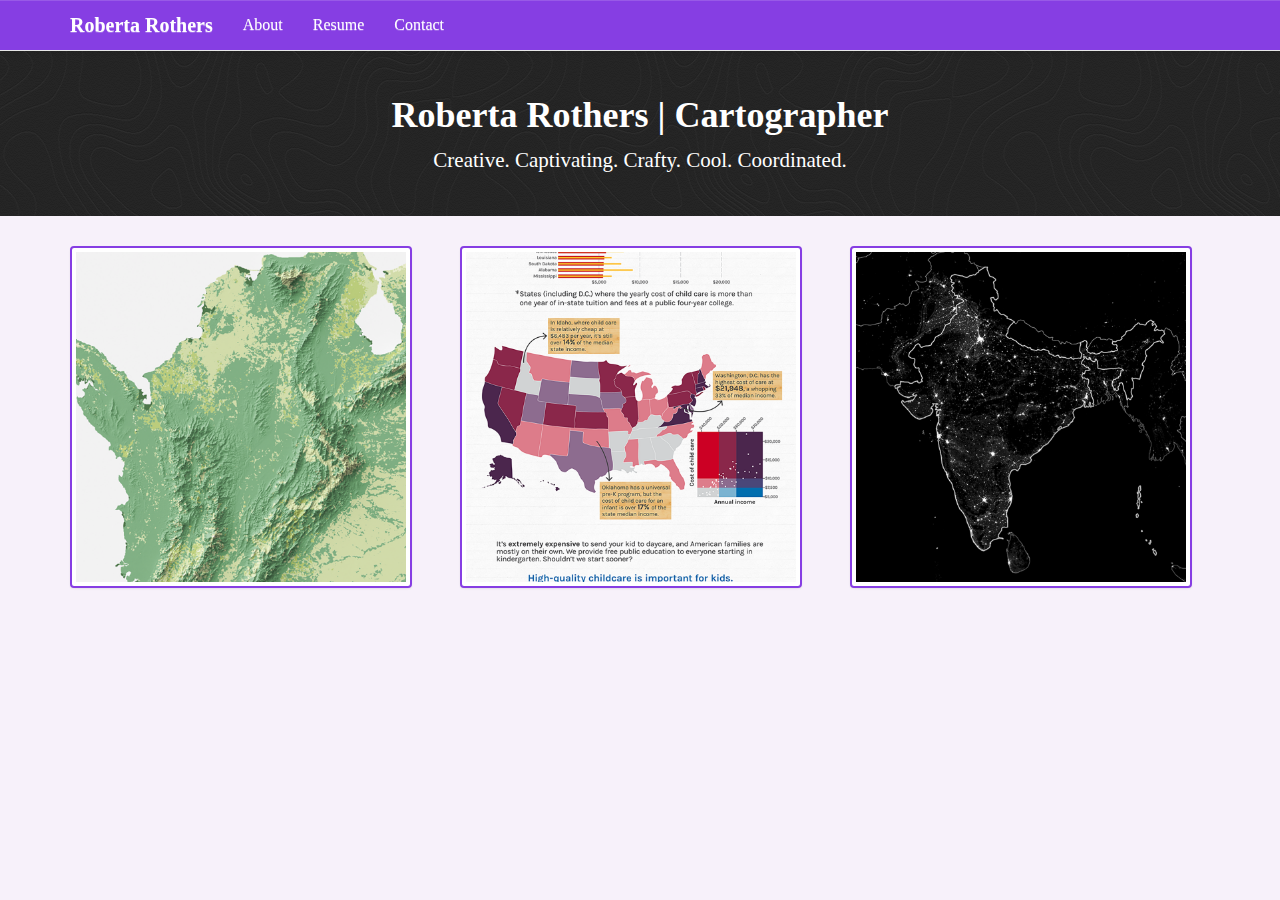
<file: index.html>
<!DOCTYPE html>
<html lang="en">
	<head>
		<meta charset="utf-8">
		<meta name="viewport" content="width=device-width, initial-scale=1"/>
		<meta name="keywords" content="maps, cartography"/>
		<title>Roberta Rothers</title>
		
		<!--put your Bootstrap stylesheet links below this comment and above style.css-->
		<link rel="stylesheet" href="css/bootstrap.min.css">
		<link rel="stylesheet" href="css/bootstrap-theme.min.css">
		<link rel="stylesheet" href="css/style.css">
	</head>

	<body>
		<nav class="navbar navbar-default navbar-fixed-top"> <!-- Creates the navbar -->
		  <div class="container">
		    <div class="navbar-header"> <!-- Creates the navbar header -->
					<button type="button" class="navbar-toggle collapsed" data-toggle="collapse" data-target="#navbar" aria-expanded="false" aria-controls="navbar">
						<span class="sr-only">Toggle navigation</span> <!-- Used for screen readers for accessibility -->
						<span class="glyphicon glyphicon-menu-hamburger"></span>
						<span class="menu"> Menu</span>
					</button> <!-- Hamburger button for smaller devices -->
					<a class="navbar-brand" href="#">Roberta Rothers</a> <!-- Your website brand name -->
		    </div>

		    <div id="navbar" class="collapse navbar-collapse"> <!-- Links to include in navbar -->
		      <ul class="nav navbar-nav">  <!-- Unordered list for links on navbar -->
		        <li><a href="about.html">About</a></li>
						<li><a href="resume.html">Resume</a></li>
		        <li><a href="contact.html">Contact</a></li>
		      </ul>
		    </div> <!-- end .navbar-collapse -->
		  </div> <!-- end .container -->
		</nav> <!-- end navigation bar -->

		<div class="jumbotron">
			<div class="container">
				<h2>Roberta Rothers | Cartographer</h2>
				<p>Creative. Captivating. Crafty. Cool. Coordinated.</p>
			</div>
		</div>
		<div class="container">
			<div class="row">
				<div class="col-md-4">
					<div class="thumbnail portfolio-thumbnail">
						<a href="portfolio/colombia.html">
							<img src="assets/colombia-terrain-map-thumbnail.png" alt="colombia terrain map" />
						</a>
					</div>
				</div>
				<div class="col-md-4">
					<div class="thumbnail portfolio-thumbnail">
						<a href="portfolio/childcare.html">
							<img src="assets/cost-of-childcare-infographic-thumbnail.png" alt="cost of childcare in the united states infographic" />
						</a>
					</div>
				</div>
				<div class="col-md-4">
					<div class="thumbnail portfolio-thumbnail">
						<a href="portfolio/india.html">
							<img src="assets/india-nighttime-thumbnail.png" alt="India nighttime lights" />
						</a>
					</div>
				</div>
			</div>
		</div>

		<!--put your external script links here-->
		<script type="text/javascript" src="lib/jquery-1.11.3.js"></script>
		<script type="text/javascript" src="lib/bootstrap.min.js"></script>
	</body>
</html>
</file>
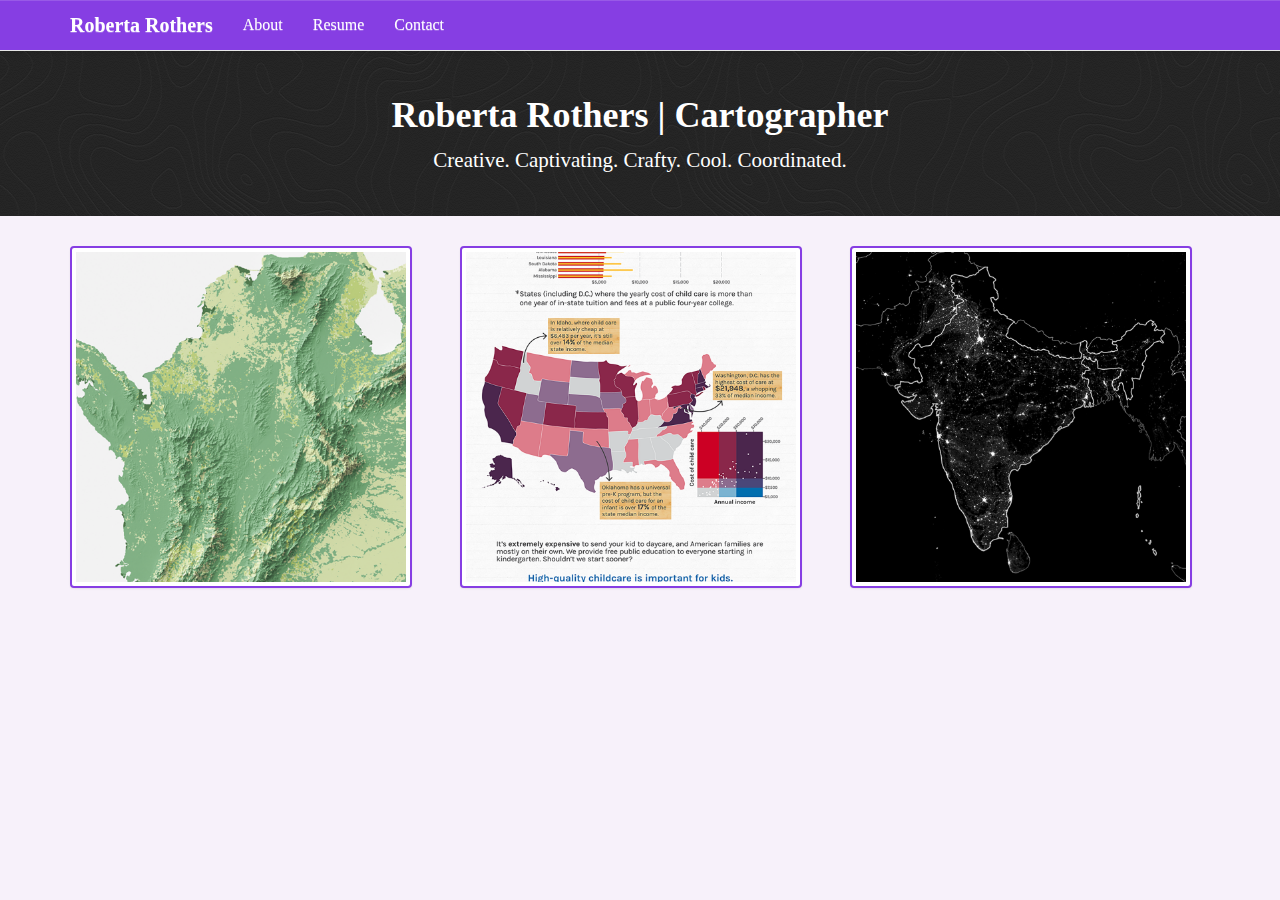
<file: reroth.github.io/index.html>
<!DOCTYPE html>
<html lang="en">
	<head>
		<meta charset="utf-8">
		<meta name="viewport" content="width=device-width, initial-scale=1"/>
		<meta name="keywords" content="maps, cartography"/>
		<title>Roberta Rothers</title>
		
		<!--put your Bootstrap stylesheet links below this comment and above style.css-->
		<link rel="stylesheet" href="css/bootstrap.min.css"></link>
		<link rel="stylesheet" href="css/bootstrap-theme.min.css"></link>
		<link rel="stylesheet" href="css/style.css"></link>
	</head>

	<body>
		<nav class="navbar navbar-default navbar-fixed-top"> <!-- Creates the navbar -->
		  <div class="container">
		    <div class="navbar-header"> <!-- Creates the navbar header -->
					<button type="button" class="navbar-toggle collapsed" data-toggle="collapse" data-target="#navbar" aria-expanded="false" aria-controls="navbar">
		        <span class="sr-only">Toggle navigation</span> <!-- Used for screen readers for accessibility -->
						<span class="glyphicon glyphicon-menu-hamburger"></span><span class="menu"> Menu</span>
		      </button> <!-- Hamburger button for smaller devices -->
					<a class="navbar-brand" href="#">Roberta Rothers</a> <!-- Your website brand name -->
		    </div>

		    <div id="navbar" class="collapse navbar-collapse"> <!-- Links to include in navbar -->
		      <ul class="nav navbar-nav">  <!-- Unordered list for links on navbar -->
		        <li><a href="about.html">About</a></li>
						<li><a href="resume.html">Resume</a></li>
		        <li><a href="contact.html">Contact</a></li>
		      </ul>
		    </div> <!-- end .navbar-collapse -->
		  </div> <!-- end .container -->
		</nav> <!-- end navigation bar -->

		<div class="jumbotron">
			<div class="container">
				<h2>Roberta Rothers | Cartographer</h2>
				<p>Creative. Captivating. Crafty. Cool. Coordinated.</p>
			</div>
		</div>
		<div class="container">
			<div class="row">
				<div class="col-md-4">
					<div class="thumbnail portfolio-thumbnail">
						<a href="portfolio/colombia.html">
							<img src="assets/colombia-terrain-map-thumbnail.png" alt="colombia terrain map" />
						</a>
					</div>
				</div>
				<div class="col-md-4">
					<div class="thumbnail portfolio-thumbnail">
						<a href="portfolio/childcare.html">
							<img src="assets/cost-of-childcare-infographic-thumbnail.png" alt="cost of childcare in the united states infographic" />
						</a>
					</div>
				</div>
				<div class="col-md-4">
					<div class="thumbnail portfolio-thumbnail">
						<a href="portfolio/india.html">
							<img src="assets/india-nighttime-thumbnail.png" alt="India nighttime lights" />
						</a>
					</div>
				</div>
			</div>
		</div>

		<!--put your external script links here-->
		<script type="text/javascript" src="lib/jquery-1.11.3.js"></script>
		<script type="text/javascript" src="lib/bootstrap.min.js"></script>
	</body>
</html>
</file>
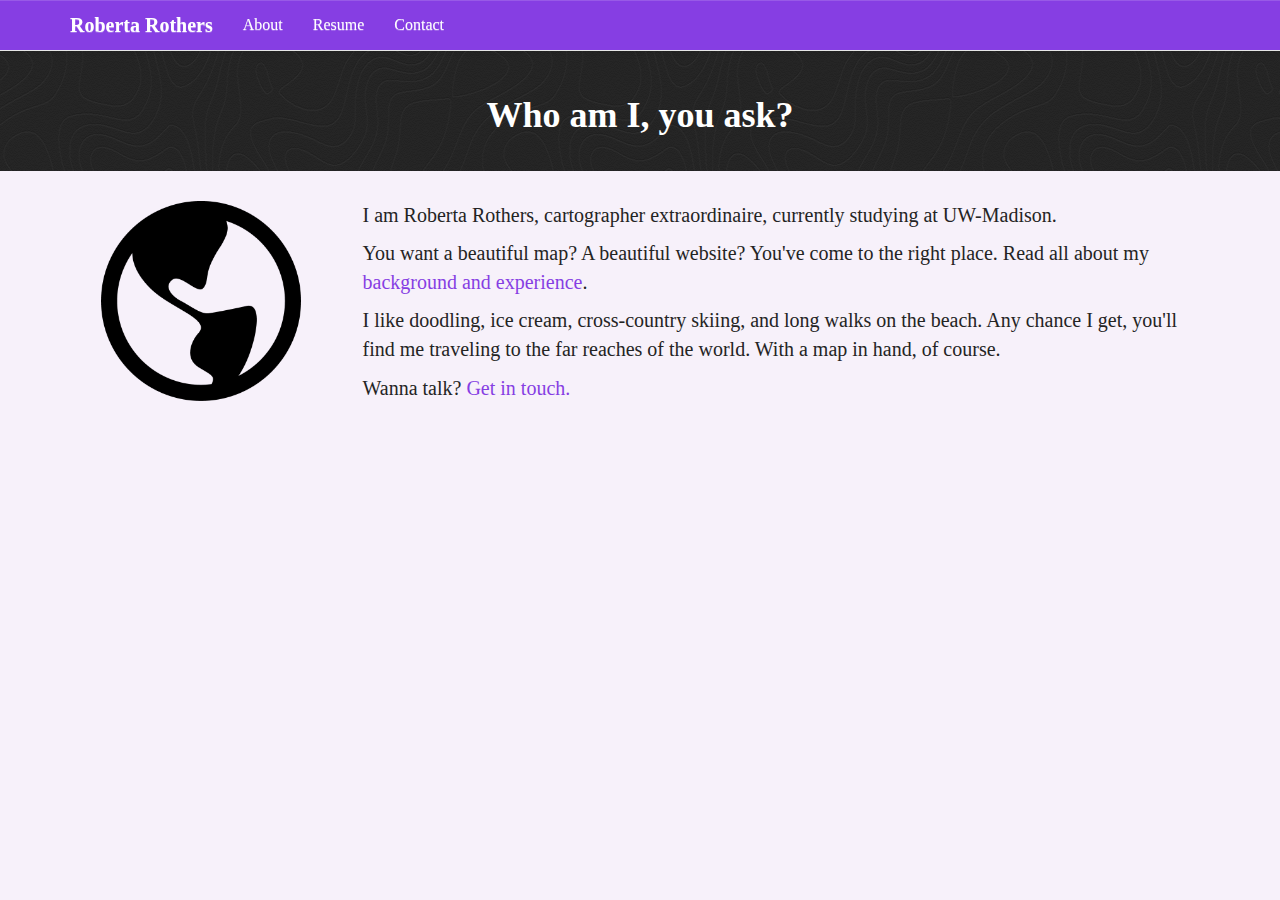
<file: about.html>
<!DOCTYPE html>
<html lang="en">
	<head>
		<meta charset="utf-8">
		<meta name="viewport" content="width=device-width, initial-scale=1">
		<title>Roberta Rothers</title>
		<!-- <link href='https://fonts.googleapis.com/css?family=Montserrat:400,700' rel='stylesheet' type='text/css'> -->

		<!--put your Bootstrap stylesheet links below this comment and above style.css-->
		<link rel="stylesheet" href="css/bootstrap.min.css">
		<link rel="stylesheet" href="css/bootstrap-theme.min.css">
		<link rel="stylesheet" href="css/style.css">
		<!--[if IE<9]>
			<link rel="stylesheet" href="css/style.ie.css">
		<![endif]-->
	</head>

	<body>
		<nav class="navbar navbar-default navbar-fixed-top navbar-about"> <!-- Create the navbar -->
      <div class="container">
        <div class="navbar-header"> <!-- Create the navbar -->
          <button type="button" class="navbar-toggle collapsed" data-toggle="collapse" data-target="#navbar" aria-expanded="false" aria-controls="navbar">
            <span class="sr-only">Toggle navigation</span>
						<span class="glyphicon glyphicon-menu-hamburger"></span><span class="mobile-menu"> Menu</span>
		      </button> <!-- Hamburger button for smaller devices -->
					<a class="navbar-brand" href="index.html">Roberta Rothers</a> <!-- Brand -->
		    </div>

		    <!-- Collect the nav links, forms, and other content for toggling -->
		    <div id="navbar" class="collapse navbar-collapse">
		      <ul class="nav navbar-nav">
		        <li><a href="about.html">About</a></li>
						<li><a href="resume.html">Resume</a></li>
		        <li><a href="contact.html">Contact</a></li>
		      </ul>
		    </div> <!--/.navbar-collapse -->
		  </div> <!--/.container -->
		</nav> <!--/navigation bar -->

		<div class="jumbotron">
			<div class="container">
				<h2>Who am I, you ask?</h2>
			</div>
		</div>

		<div class="container">
			<div class="row">
				<div class="col-md-3 col-md-offset-0 col-sm-3 col-sm-offset-0 col-xs-6 col-xs-offset-3">
					<img src="assets/about-world.png" alt="world icon" class="img-responsive center-block" id="about-world" />
				</div>
				<div class="col-md-9 col-md-offset-0 col-sm-9 col-sm-offset-0 col-xs-10 col-xs-offset-1">
						<p>
							I am Roberta Rothers, cartographer extraordinaire, currently studying at UW-Madison.
						</p>
						<p>
							You want a beautiful map? A beautiful website? You've come to the right place. Read all about my <a href="resume.html">background and experience</a>.
						</p>
						<p>
							I like doodling, ice cream, cross-country skiing, and long walks on the beach. Any chance I get, you'll find me traveling to the far reaches of the world. With a map in hand, of course.
						</p>
						<p>
							Wanna talk? <a href="contact.html">Get in touch.</a>
						</p>
				</div>
			</div>
		</div>

		<!--put your external script links here-->
		<script type="text/javascript" src="lib/jquery-1.11.3.js"></script>
		<script type="text/javascript" src="lib/bootstrap.min.js"></script>
	</body>
</html>
</file>
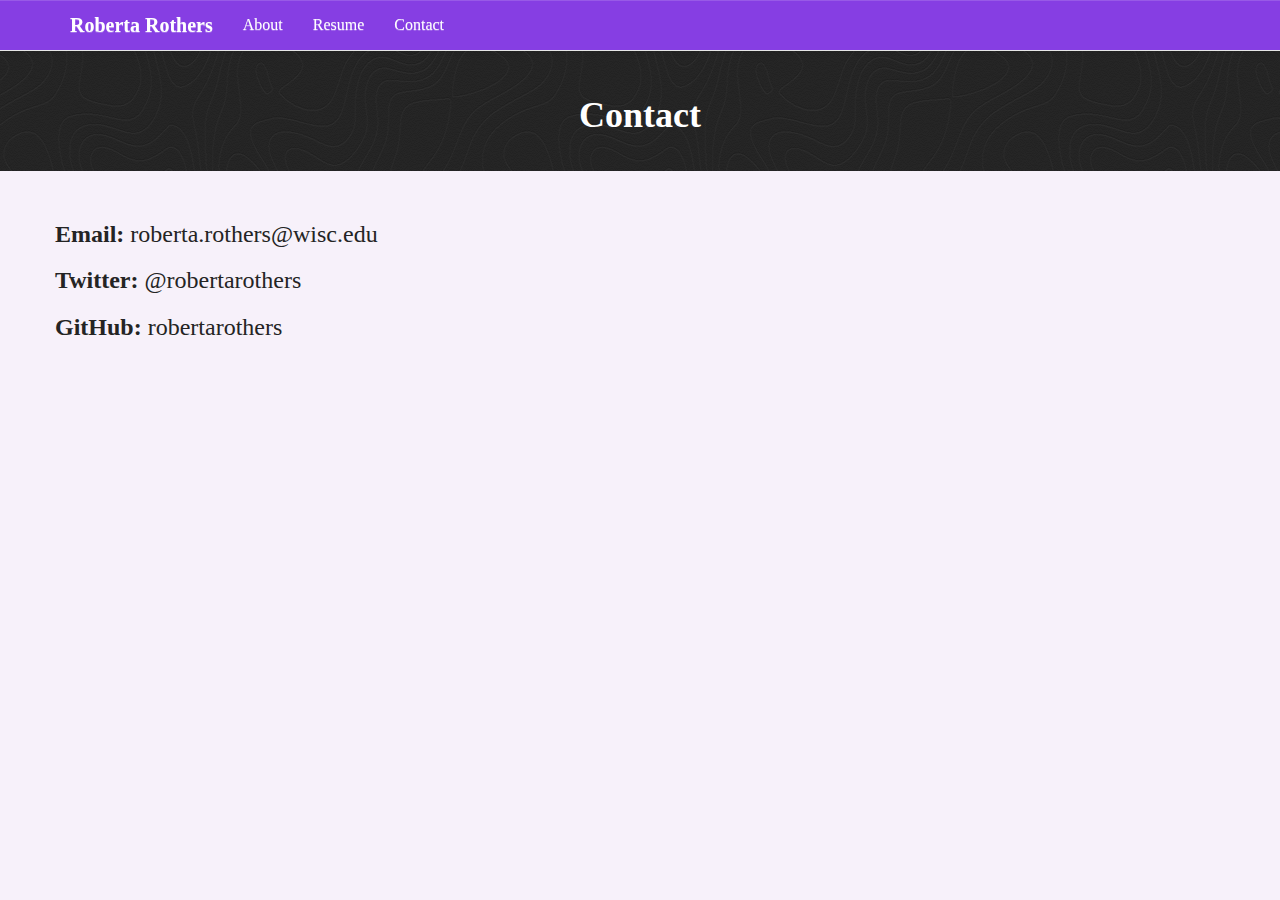
<file: contact.html>
<!DOCTYPE html>
<html lang="en">
	<head>
		<meta charset="utf-8">
		<meta name="viewport" content="width=device-width, initial-scale=1">
		<title>Roberta Rothers</title>
		<!-- <link href='https://fonts.googleapis.com/css?family=Montserrat:400,700' rel='stylesheet' type='text/css'> -->

		<!--put your Bootstrap stylesheet links below this comment and above style.css-->
		<link rel="stylesheet" href="css/bootstrap.min.css">
		<link rel="stylesheet" href="css/bootstrap-theme.min.css">
		<link rel="stylesheet" href="css/style.css">
		<!--[if IE<9]>
			<link rel="stylesheet" href="css/style.ie.css">
		<![endif]-->
	</head>

	<body>
		<nav class="navbar navbar-default navbar-fixed-top"> <!-- Create the navbar -->
      <div class="container">
        <div class="navbar-header"> <!-- Create the navbar -->
          <button type="button" class="navbar-toggle collapsed" data-toggle="collapse" data-target="#navbar" aria-expanded="false" aria-controls="navbar">
            <span class="sr-only">Toggle navigation</span>
						<span class="glyphicon glyphicon-menu-hamburger"></span><span class="mobile-menu"> Menu</span>
		      </button> <!-- Hamburger button for smaller devices -->
					<a class="navbar-brand" href="index.html">Roberta Rothers</a> <!-- Brand -->
		    </div>

		    <!-- Collect the nav links, forms, and other content for toggling -->
		    <div id="navbar" class="collapse navbar-collapse">
		      <ul class="nav navbar-nav">
		        <li><a href="about.html">About</a></li>
						<li><a href="resume.html">Resume</a></li>
		        <li><a href="contact.html">Contact</a></li>
		      </ul>
		    </div> <!--/.navbar-collapse -->
		  </div> <!--/.container -->
		</nav> <!--/navigation bar -->

    <div class="jumbotron">
      <div class="container">
        <h2>Contact</h2>
      </div>
    </div>

    <div class="container">
      <div class="row">
          <h3><strong>Email:</strong> roberta.rothers@wisc.edu</h2>
          <h3><strong>Twitter:</strong> @robertarothers</h2>
          <h3><strong>GitHub:</strong> robertarothers</h2>
      </div>
    </div>


		<!--put your external script links here-->
		<script type="text/javascript" src="lib/jquery-1.11.3.js"></script>
		<script type="text/javascript" src="lib/bootstrap.min.js"></script>
	</body>
</html>
</file>
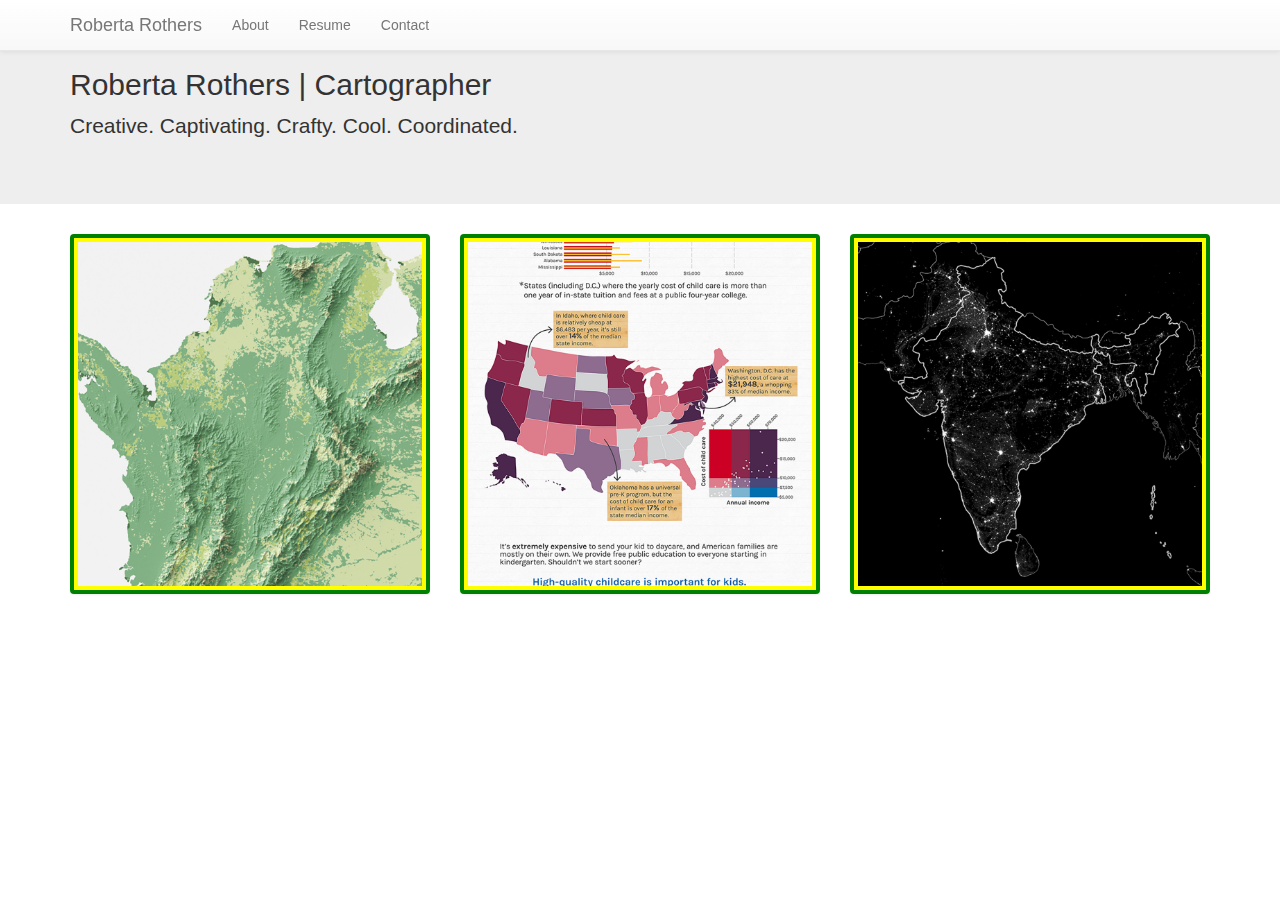
<file: indexbasic.html>
<!DOCTYPE html>
<html lang="en">
	<head>
		<meta charset="utf-8">
		<meta name="viewport" content="width=device-width, initial-scale=1"/>
		<meta name="keywords" content="maps, cartography"/>
		<title>Roberta Rothers</title>
		
		<!--put your Bootstrap stylesheet links below this comment and above style.css-->
		<link rel="stylesheet" href="css/bootstrap.min.css">
		<link rel="stylesheet" href="css/bootstrap-theme.min.css">
		<link rel="stylesheet" href="css/stylebasic.css">
	</head>
	
	<body>
		<nav class="navbar navbar-default navbar-fixed-top"> <!-- Creates the navbar -->
		  <div class="container">
		    <div class="navbar-header"> <!-- Creates the navbar header -->
					<button type="button" class="navbar-toggle collapsed" data-toggle="collapse" data-target="#navbar" aria-expanded="false" aria-controls="navbar">
		        <span class="sr-only">Toggle navigation</span> <!-- Used for screen readers for accessibility -->
						<span class="glyphicon glyphicon-menu-hamburger"></span><span class="menu"> Menu</span>
		      </button> <!-- Hamburger button for smaller devices -->
					<a class="navbar-brand" href="#">Roberta Rothers</a> <!-- Your website brand name -->
		    </div>
		    <div id="navbar" class="collapse navbar-collapse"> <!-- Links to include in navbar -->
		      <ul class="nav navbar-nav">  <!-- Unordered list for links on navbar -->
		        <li><a href="about.html">About</a></li>
						<li><a href="resume.html">Resume</a></li>
		        <li><a href="contact.html">Contact</a></li>
		      </ul>
		    </div> <!-- end .navbar-collapse -->
		  </div> <!-- end .container -->
		</nav> <!-- end navigation bar -->
		
		<div class="jumbotron">
			<div class="container">
				<h2>Roberta Rothers | Cartographer</h2>
				<p>Creative. Captivating. Crafty. Cool. Coordinated.</p>
			</div>
		</div>
	
		<div class="container">
			<div class="row">
				<div class="col-md-4">
					<div class="thumbnail portfolio-thumbnail">
						<a href="portfolio/colombia.html">
							<img src="assets/colombia-terrain-map-thumbnail.png" alt="colombia terrain map" />
						</a>
					</div>
				</div>
				<div class="col-md-4">
					<div class="thumbnail portfolio-thumbnail">
						<a href="portfolio/childcare.html">
							<img src="assets/cost-of-childcare-infographic-thumbnail.png" alt="cost of childcare in the united states infographic" />
						</a>
					</div>
				</div>
				<div class="col-md-4">
					<div class="thumbnail portfolio-thumbnail">
						<a href="portfolio/india.html">
							<img src="assets/india-nighttime-thumbnail.png" alt="India nighttime lights" />
						</a>
					</div>
				</div>
			</div>
		</div>
		
		<!--put your external script links here-->
		<script type="text/javascript" src="lib/jquery-1.11.3.js"></script>
		<script type="text/javascript" src="lib/bootstrap.min.js"></script>	
	</body>
</html>
</file>
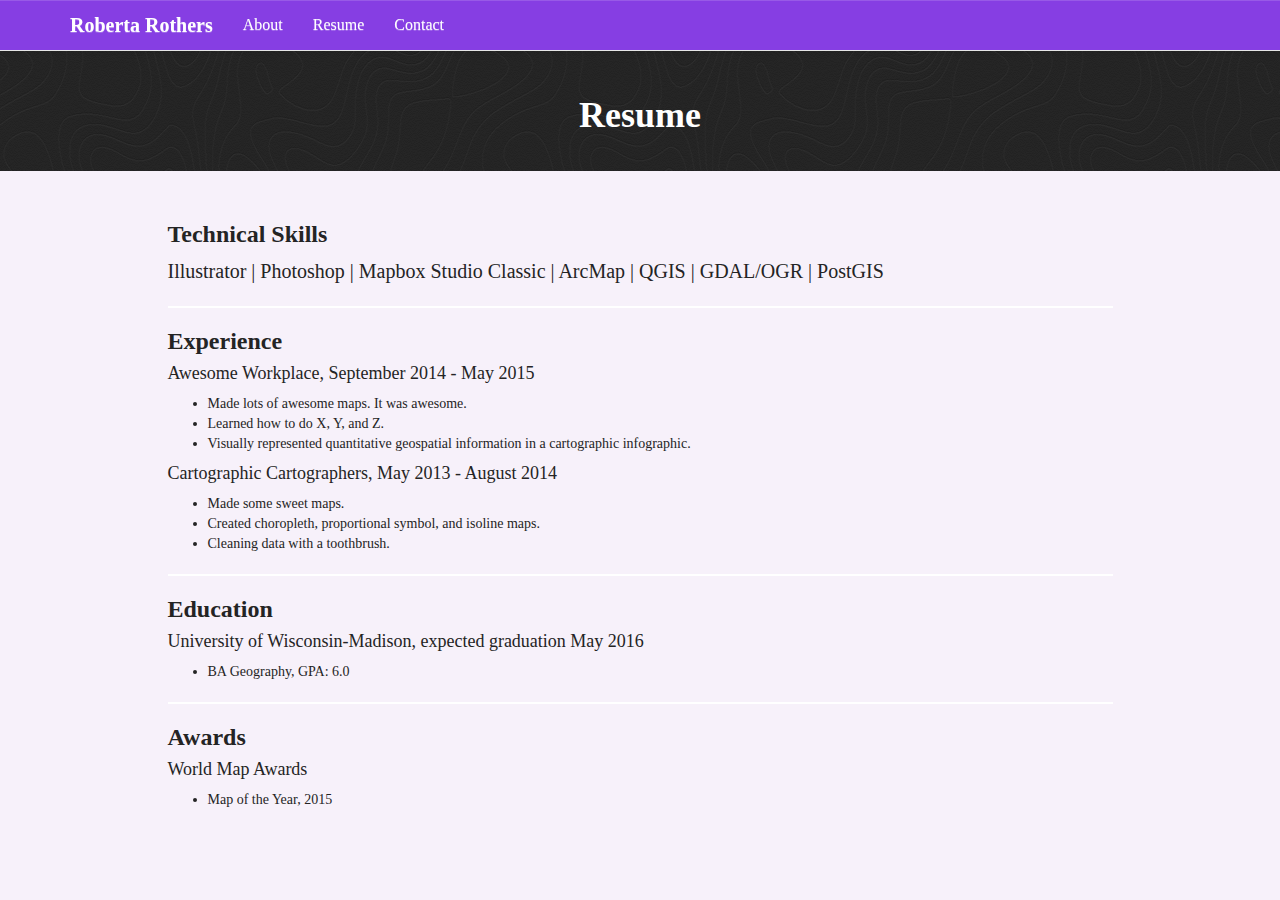
<file: resume.html>
<!DOCTYPE html>
<html lang="en">
	<head>
		<meta charset="utf-8">
		<meta name="viewport" content="width=device-width, initial-scale=1">
		<title>Roberta Rothers</title>
		<!-- <link href='https://fonts.googleapis.com/css?family=Montserrat:400,700' rel='stylesheet' type='text/css'> -->

		<!--put your Bootstrap stylesheet links below this comment and above style.css-->
		<link rel="stylesheet" href="css/bootstrap.min.css">
		<link rel="stylesheet" href="css/bootstrap-theme.min.css">
		<link rel="stylesheet" href="css/style.css">
		<!--[if IE<9]>
			<link rel="stylesheet" href="css/style.ie.css">
		<![endif]-->
	</head>

	<body>
		<nav class="navbar navbar-default navbar-fixed-top"> <!-- Create the navbar -->
      <div class="container">
        <div class="navbar-header"> <!-- Create the navbar -->
          <button type="button" class="navbar-toggle collapsed" data-toggle="collapse" data-target="#navbar" aria-expanded="false" aria-controls="navbar">
            <span class="sr-only">Toggle navigation</span>
						<span class="glyphicon glyphicon-menu-hamburger"></span><span class="mobile-menu"> Menu</span>
		      </button> <!-- Hamburger button for smaller devices -->
					<a class="navbar-brand" href="index.html">Roberta Rothers</a> <!-- Brand -->
		    </div>

		    <!-- Collect the nav links, forms, and other content for toggling -->
		    <div id="navbar" class="collapse navbar-collapse">
		      <ul class="nav navbar-nav">
		        <li><a href="about.html">About</a></li>
						<li><a href="resume.html">Resume</a></li>
		        <li><a href="contact.html">Contact</a></li>
		      </ul>
		    </div> <!--/.navbar-collapse -->
		  </div> <!--/.container -->
		</nav> <!--/navigation bar -->

		<div class="jumbotron">
      <div class="container">
        <h2>Resume</h2>
      </div>
    </div>

    <div class="container">
      <div class="row">
        <div class="col-md-10 col-md-offset-1 resume">
          <h3>Technical Skills</h3>
          <p>
            Illustrator | Photoshop | Mapbox Studio Classic | ArcMap | QGIS | GDAL/OGR | PostGIS
          </p>
          <hr>
          <h3>Experience</h3>
          <h4>Awesome Workplace, September 2014 - May 2015</h4>
          <ul>
            <li>Made lots of awesome maps. It was awesome.</li>
            <li>Learned how to do X, Y, and Z.</li>
            <li>Visually represented quantitative geospatial information in a cartographic infographic.</li>
          </ul>
          <h4>Cartographic Cartographers, May 2013 - August 2014</h4>
          <ul>
            <li>Made some sweet maps.</li>
            <li>Created choropleth, proportional symbol, and isoline maps.</li>
            <li>Cleaning data with a toothbrush.</li>
          </ul>
          <hr>
          <h3>Education</h3>
          <h4>University of Wisconsin-Madison, expected graduation May 2016</h4>
          <ul>
            <li>BA Geography, GPA: 6.0</li>
          </ul>
          <hr>
          <h3>Awards</h3>
          <h4>World Map Awards</h4>
          <ul>
            <li>Map of the Year, 2015</li>
          </ul>
        </div>

        </div>

      </div>

    </div>

		<!--put your external script links here-->
		<script type="text/javascript" src="lib/jquery-1.11.3.js"></script>
		<script type="text/javascript" src="lib/bootstrap.min.js"></script>
	</body>
</html>
</file>
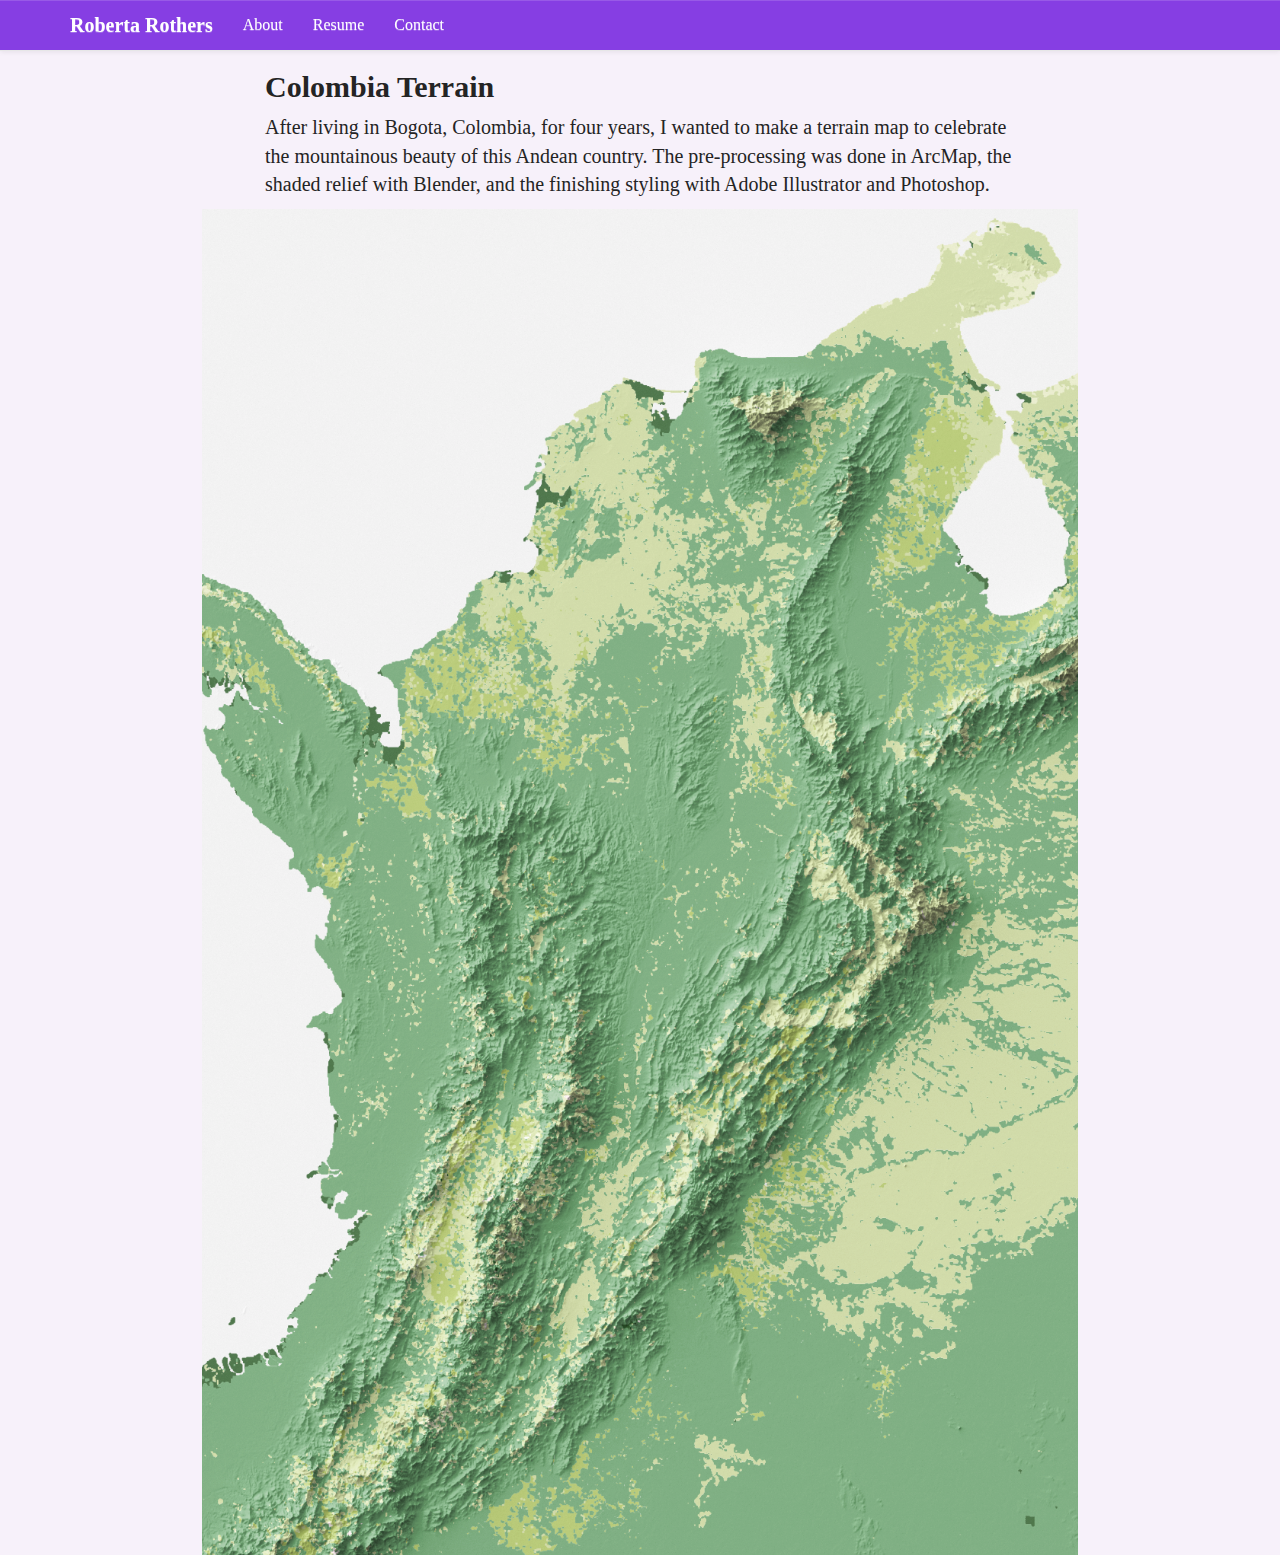
<file: portfolio/colombia.html>
<!DOCTYPE html>
<html lang="en">
	<head>
		<meta charset="utf-8">
		<meta name="viewport" content="width=device-width, initial-scale=1">
		<title>Roberta Rothers</title>
		<!-- <link href='https://fonts.googleapis.com/css?family=Montserrat:400,700' rel='stylesheet' type='text/css'> -->

		<!--put your Bootstrap stylesheet links below this comment and above style.css-->
		<link rel="stylesheet" href="../css/bootstrap.min.css">
		<link rel="stylesheet" href="../css/bootstrap-theme.min.css">
		<link rel="stylesheet" href="../css/style.css">
		<!--[if IE<9]>
			<link rel="stylesheet" href="css/style.ie.css">
		<![endif]-->
	</head>

	<body>
		<nav class="navbar navbar-default navbar-fixed-top"> <!-- Creates the navbar -->
		  <div class="container">
		    <div class="navbar-header"> <!-- Creates the navbar header -->
					<button type="button" class="navbar-toggle collapsed" data-toggle="collapse" data-target="#navbar" aria-expanded="false" aria-controls="navbar">
		        <span class="sr-only">Toggle navigation</span> <!-- Used for screen readers for accessibility -->
						<span class="glyphicon glyphicon-menu-hamburger"></span><span class="menu"> Menu</span>
		      </button> <!-- Hamburger button for smaller devices -->
					<a class="navbar-brand" href="../index.html">Roberta Rothers</a> <!-- Your website brand name -->
		    </div>

		    <div id="navbar" class="collapse navbar-collapse"> <!-- Links to include in navbar -->
		      <ul class="nav navbar-nav">  <!-- Unordered list for links on navbar -->
		        <li><a href="../about.html">About</a></li>
						<li><a href="../resume.html">Resume</a></li>
		        <li><a href="../contact.html">Contact</a></li>
		      </ul>
		    </div> <!-- end .navbar-collapse -->
		  </div> <!-- end .container -->
		</nav> <!-- end navigation bar -->

		<div class="container">
			<div class="row">
				<div class="col-md-8 col-md-offset-2 col-xs-10 col-xs-offset-1">
					<h2 class="portfolio-title">Colombia Terrain</h2>
					<p class="portfolio-description">
						After living in Bogota, Colombia, for four years, I wanted to make a terrain map to celebrate the mountainous beauty of this Andean country. The pre-processing was done in ArcMap, the shaded relief with Blender, and the finishing styling with Adobe Illustrator and Photoshop.
					</p>
				</div>
			</div>
			<div class="row">
				<div class="col-md-12 portfolio-image">
					<a href="../assets/colombia-terrain-map.png"><img src="../assets/colombia-terrain-map.png" alt="Colombia Terrain Map" class="center-block img-responsive"/></a>
				</div>
			</div>
		</div>

		<!--put your external script links here-->
		<script type="text/javascript" src="../lib/jquery-1.11.3.js"></script>
		<script type="text/javascript" src="../lib/bootstrap.min.js"></script>
	</body>
</html>
</file>
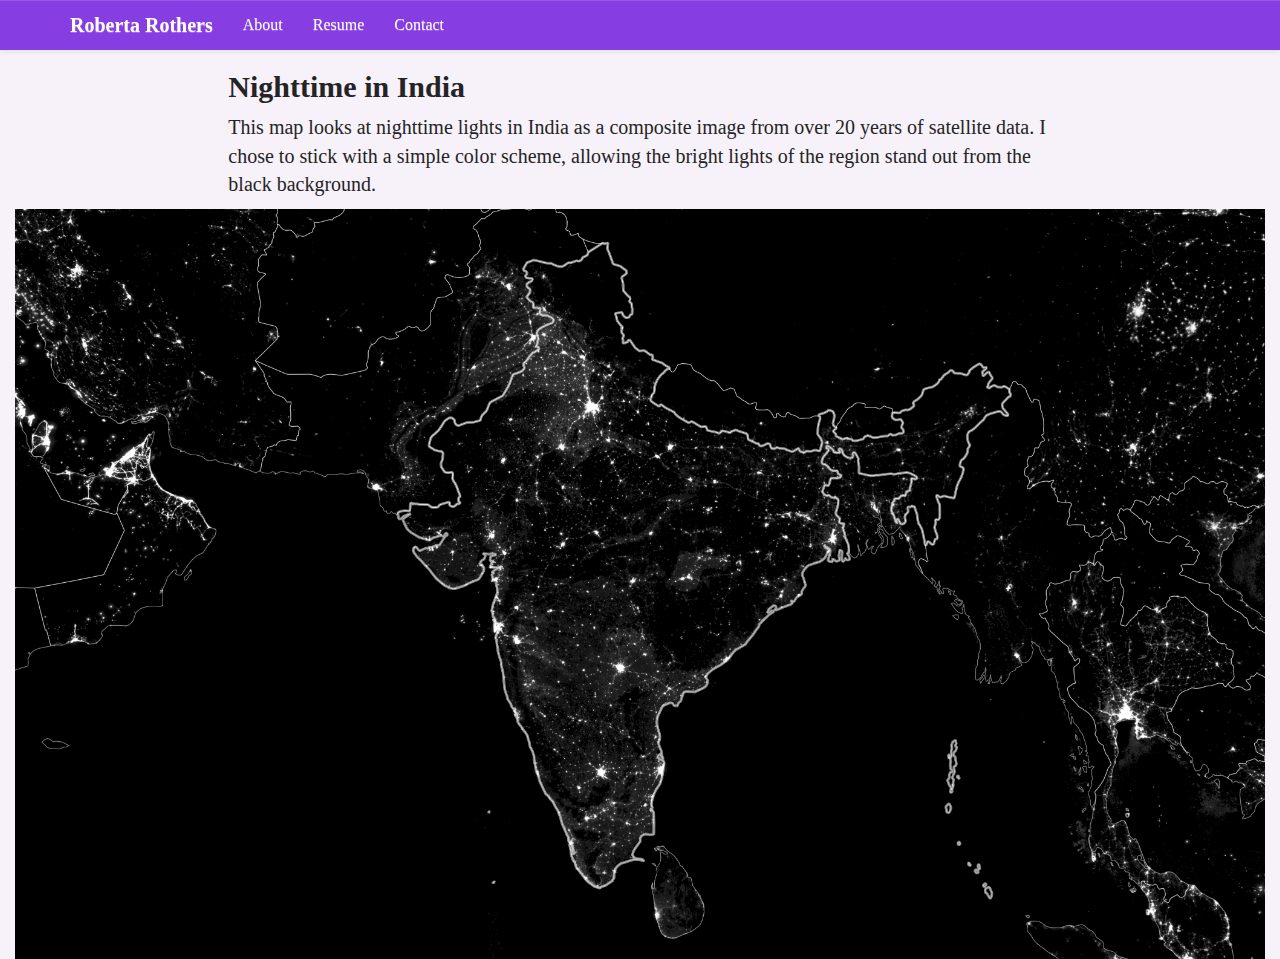
<file: portfolio/india.html>
<!DOCTYPE html>
<html lang="en">
	<head>
		<meta charset="utf-8">
		<meta name="viewport" content="width=device-width, initial-scale=1">
		<title>Roberta Rothers</title>
		<!-- <link href='https://fonts.googleapis.com/css?family=Montserrat:400,700' rel='stylesheet' type='text/css'> -->

		<!--put your Bootstrap stylesheet links below this comment and above style.css-->
		<link rel="stylesheet" href="../css/bootstrap.min.css">
		<link rel="stylesheet" href="../css/bootstrap-theme.min.css">
		<link rel="stylesheet" href="../css/style.css">
		<!--[if IE<9]>
			<link rel="stylesheet" href="css/style.ie.css">
		<![endif]-->
	</head>

	<body>
		<nav class="navbar navbar-default navbar-fixed-top"> <!-- Creates the navbar -->
		  <div class="container">
		    <div class="navbar-header"> <!-- Creates the navbar header -->
					<button type="button" class="navbar-toggle collapsed" data-toggle="collapse" data-target="#navbar" aria-expanded="false" aria-controls="navbar">
		        <span class="sr-only">Toggle navigation</span> <!-- Used for screen readers for accessibility -->
						<span class="glyphicon glyphicon-menu-hamburger"></span><span class="menu"> Menu</span>
		      </button> <!-- Hamburger button for smaller devices -->
					<a class="navbar-brand" href="../index.html">Roberta Rothers</a> <!-- Your website brand name -->
		    </div>

		    <div id="navbar" class="collapse navbar-collapse"> <!-- Links to include in navbar -->
		      <ul class="nav navbar-nav">  <!-- Unordered list for links on navbar -->
		        <li><a href="../about.html">About</a></li>
						<li><a href="../resume.html">Resume</a></li>
		        <li><a href="../contact.html">Contact</a></li>
		      </ul>
		    </div> <!-- end .navbar-collapse -->
		  </div> <!-- end .container -->
		</nav> <!-- end navigation bar -->

		<div class="container-fluid">
			<div class="row">
				<div class="col-md-8 col-md-offset-2 col-xs-10 col-xs-offset-1">
					<h2 class="portfolio-title">Nighttime in India</h2>
					<p class="portfolio-description">
						This map looks at nighttime lights in India as a composite image from over 20 years of satellite data. I chose to stick with a simple color scheme, allowing the bright lights of the region stand out from the black background.
					</p>
				</div>
			</div>
			<div class="row">
				<div class="col-md-12 portfolio-image">
					<a href="../assets/india-nighttime.png"><img src="../assets/india-nighttime.png" alt="Nighttime Lights in India" class="center-block img-responsive"/></a>
				</div>
			</div>
		</div>

		<!--put your external script links here-->
		<script type="text/javascript" src="../lib/jquery-1.11.3.js"></script>
		<script type="text/javascript" src="../lib/bootstrap.min.js"></script>
	</body>
</html>
</file>
<file: css/style.css>
/***** NAVBAR *****/
.navbar-default {
  background-color: #863ee3;
  border-radius: 0;
  background-image: none;
}

/* Navbar title */
.navbar-default .navbar-brand {
  color: white;
  font-size: 20px;
  font-weight: bold;
}

/* Navbar hover effects */
.navbar-default .navbar-brand:hover,
.navbar-default .navbar-brand:focus,
.navbar-default .navbar-nav > li > a:hover,
.navbar-default .navbar-nav > li > a:focus {
    color: #ebd122;
}

/* Navbar links */
.navbar-default .navbar-nav > li > a {
  color: #fff;
  font-size: 16px;
}

/* Navbar collapsed styles */
.navbar-header .navbar-toggle {
  color: #fff;
}

.navbar-header .navbar-toggle:hover,
.navbar-header .navbar-toggle:focus {
  background-color: #ebd122;
  color: #242424;
}

/*** Portfolio pieces ***/
.portfolio-thumbnail {
  background-color: #fff;
  border-color: #863ee3;
  border-width: 2px;
  width: 95%;
}

.portfolio-thumbnail:hover {
  border-color: #ebd122;
}

.portfolio-title {
  font-weight: bold;
}

.portfolio-description {
}

.portfolio-image {
}

#about-world {
  max-height: 200px;
}

.resume h3 {
  font-weight: bold;
}

hr {
  border-color: white;
  border-width: 2px;
}

p {
  font-size: 20px;
}

a {
  color: #863ee3;
}

a:hover {
  color: #ebd122;
}

.jumbotron {
  background-image: url("../assets/contour-lines.png");
  text-align: center;
  color: #fff;
  padding: 2%;
}

.jumbotron h2 {
  font-size: 36px;
  font-weight: bold;
}

body {
  padding-top: 50px;
  font-family: 'Georgia', serif;
  background-color: #f7f1fa;
  color: #242424;
}
</file>
<file: reroth.github.io/css/style.css>
/***** NAVBAR *****/
.navbar-default {
  background-color: #863ee3;
  border-radius: 0;
  background-image: none;
}

/* Navbar title */
.navbar-default .navbar-brand {
  color: white;
  font-size: 20px;
  font-weight: bold;
}

/* Navbar hover effects */
.navbar-default .navbar-brand:hover,
.navbar-default .navbar-brand:focus,
.navbar-default .navbar-nav > li > a:hover,
.navbar-default .navbar-nav > li > a:focus {
    color: #ebd122;
}

/* Navbar links */
.navbar-default .navbar-nav > li > a {
  color: #fff;
  font-size: 16px;
}

/* Navbar collapsed styles */
.navbar-header .navbar-toggle {
  color: #fff;
}

.navbar-header .navbar-toggle:hover,
.navbar-header .navbar-toggle:focus {
  background-color: #ebd122;
  color: #242424;
}

/*** Portfolio pieces ***/
.portfolio-thumbnail {
  background-color: #fff;
  border-color: #863ee3;
  border-width: 2px;
  width: 95%;
}

.portfolio-thumbnail:hover {
  border-color: #ebd122;
}

.portfolio-title {
  font-weight: bold;
}

.portfolio-description {
}

.portfolio-image {
}

#about-world {
  max-height: 200px;
}

.resume h3 {
  font-weight: bold;
}

hr {
  border-color: white;
  border-width: 2px;
}

p {
  font-size: 20px;
}

a {
  color: #863ee3;
}

a:hover {
  color: #ebd122;
}

.jumbotron {
  background-image: url("../assets/contour-lines.png");
  text-align: center;
  color: #fff;
  padding: 2%;
}

.jumbotron h2 {
  font-size: 36px;
  font-weight: bold;
}

body {
  padding-top: 50px;
  font-family: 'Georgia', serif;
  background-color: #f7f1fa;
  color: #242424;
}
</file>
<file: css/stylebasic.css>
.portfolio-thumbnail {
	background-color: yellow;
	border-width: 4px;
	border-style: solid;
	border-color: green;
}

.portfolio-thumbnail img	{
	height: 250px;
}
</file>
